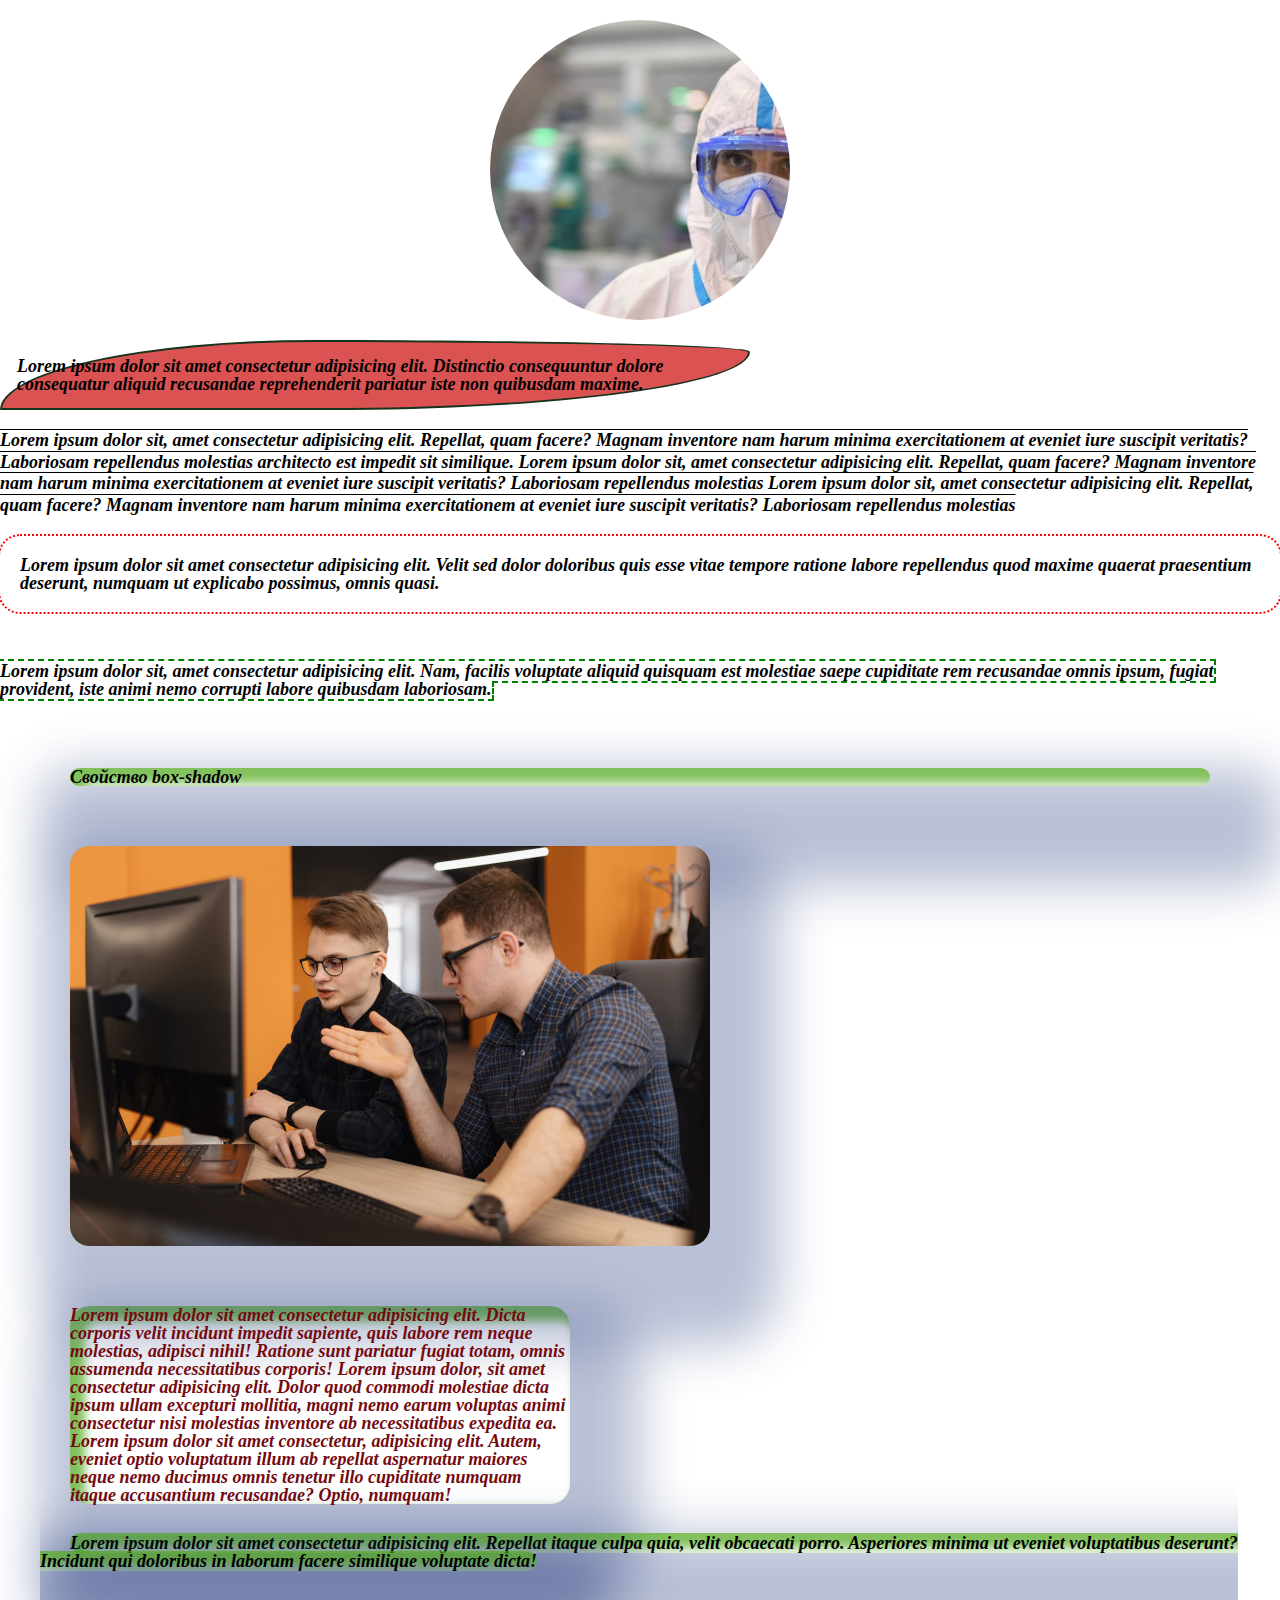
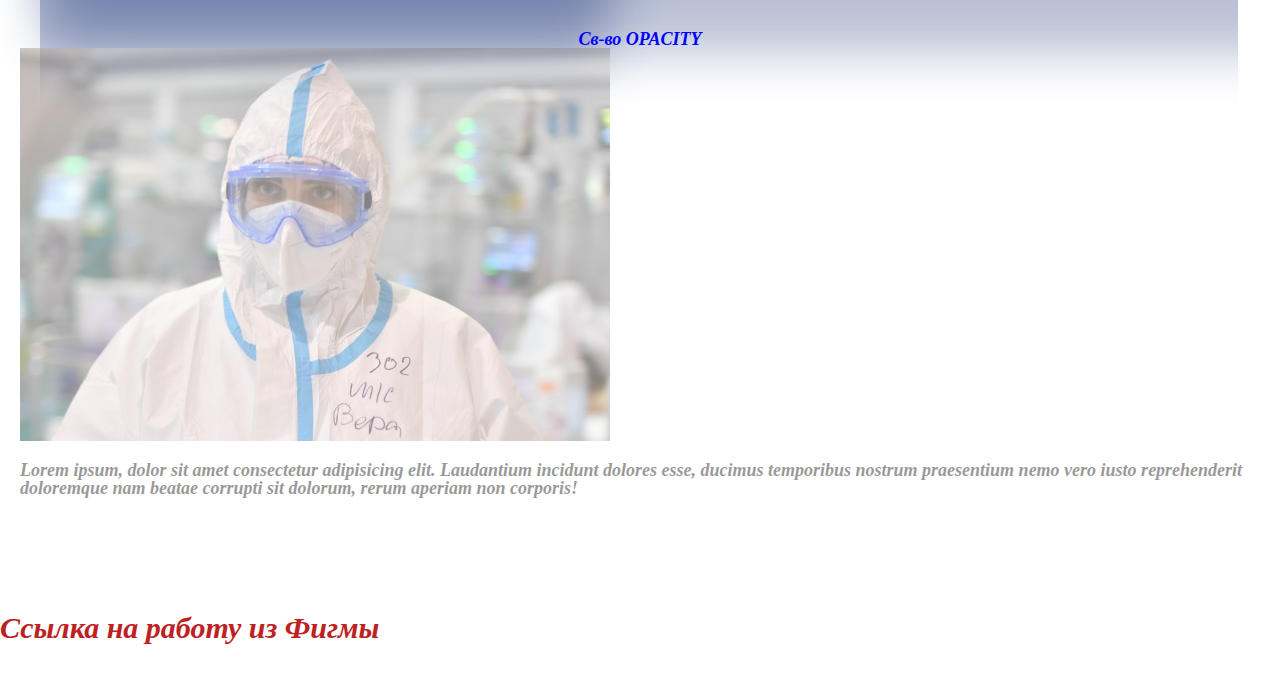
<file: index.html>
<!DOCTYPE html>
<html lang="en">

<head>
    <meta charset="UTF-8">
    <meta http-equiv="X-UA-Compatible" content="IE=edge">
    <meta name="viewport" content="width=device-width, initial-scale=1.0">
    <link rel="stylesheet" href="css/style.css">
    <title>Lesson_6-Полигон</title>
</head>

<body>
    <div class="wrapper">
        <header class="header">
            <div class="logo">
            </div>
            <nav class="navigation">
                <ul class="menu">
                    <li class="menu-item">
                        <a href="#" class="menu-link">
                        </a>
                    </li>
                    <li class="menu-item">
                        <a href="#" class="menu-link">

                        </a>
                    </li>
                    <li class="menu-item">
                        <a href="#" class="menu-link">
                        </a>
                    </li>
                </ul>
            </nav>
            <div class="contacts">
            </div>
        </header>
        <main class="main">

            <div class="image">
                <img src="img/img.jpg" alt="" class="inline-block">
            </div>
            <div class="block">
                Lorem ipsum dolor sit amet consectetur adipisicing elit. Distinctio consequuntur dolore consequatur
                aliquid recusandae reprehenderit pariatur iste non quibusdam maxime.
            </div>
            <span class="inline">
                Lorem ipsum dolor sit, amet consectetur adipisicing elit. Repellat, quam facere? Magnam inventore nam
                harum minima exercitationem at eveniet iure suscipit veritatis? Laboriosam repellendus molestias
                architecto est impedit sit similique.
                Lorem ipsum dolor sit, amet consectetur adipisicing elit. Repellat, quam facere? Magnam inventore nam
                harum minima exercitationem at eveniet iure suscipit veritatis? Laboriosam repellendus molestias
                Lorem ipsum dolor sit, amet consectetur adipisicing elit. Repellat, quam facere? Magnam inventore nam
                harum minima exercitationem at eveniet iure suscipit veritatis? Laboriosam repellendus molestias
            </span>

            <div class="block-outline">
                Lorem ipsum dolor sit amet consectetur adipisicing elit. Velit sed dolor doloribus quis esse vitae
                tempore ratione labore repellendus quod maxime quaerat praesentium deserunt, numquam ut explicabo
                possimus, omnis quasi.
            </div>
            <span class="inline-outline">
                Lorem ipsum dolor sit, amet consectetur adipisicing elit. Nam, facilis voluptate aliquid quisquam est
                molestiae saepe cupiditate rem recusandae omnis ipsum, fugiat provident, iste animi nemo corrupti labore
                quibusdam laboriosam.
            </span>
            <div class="box-shadow">
                <h2 class="title__box-shadow">Свойство box-shadow</h2>
                <img src="img/it.jpg" alt="" class="img__box-shadow">
                <div class="block__box-shadow">
                    Lorem ipsum dolor sit amet consectetur adipisicing elit. Dicta corporis velit incidunt impedit
                    sapiente, quis labore rem neque molestias, adipisci nihil! Ratione sunt pariatur fugiat totam, omnis
                    assumenda necessitatibus corporis! Lorem ipsum dolor, sit amet consectetur adipisicing elit. Dolor
                    quod commodi molestiae dicta ipsum ullam excepturi mollitia, magni nemo earum voluptas animi
                    consectetur nisi molestias inventore ab necessitatibus expedita ea. Lorem ipsum dolor sit amet
                    consectetur, adipisicing elit. Autem, eveniet optio voluptatum illum ab repellat aspernatur maiores
                    neque nemo ducimus omnis tenetur illo cupiditate numquam itaque accusantium recusandae? Optio,
                    numquam!
                </div>
                <span class="inline__box-shadow">
                    Lorem ipsum dolor sit amet consectetur adipisicing elit. Repellat itaque culpa quia, velit obcaecati
                    porro. Asperiores minima ut eveniet voluptatibus deserunt? Incidunt qui doloribus in laborum facere
                    similique voluptate dicta!
                </span>
            </div>
            <div class="opacity">
                <h2 class="title__opacity">
                    Св-во <span>opacity</span>
                </h2>
                <div class="wrap-img__opacity"><img src="img/img.jpg" alt="" class="img__opacity"></div>
                <div class="block__opacity">
                    Lorem ipsum, dolor sit amet consectetur adipisicing elit. Laudantium incidunt dolores esse, ducimus
                    temporibus nostrum praesentium nemo vero iusto reprehenderit doloremque nam beatae corrupti sit
                    dolorum, rerum aperiam non corporis!
                </div>
                <span class="inline__opacity">
                    Lorem ipsum dolor, sit amet consectetur adipisicing elit. Maiores tenetur a veritatis modi provident
                    hic, reiciendis debitis ipsam, cupiditate, corrupti qui! Optio ipsa impedit dolorum! Magni dolorum
                    laudantium beatae iure.
                </span>

            </div>
        </main>
        <footer class="footer">
        </footer>

        <div class="wrap-figma">
            <a href="index-2.html" class="figma" target="_blank">
                Ссылка на работу из Фигмы
            </a>
        </div>

    </div>
</body>


</html>
</file>
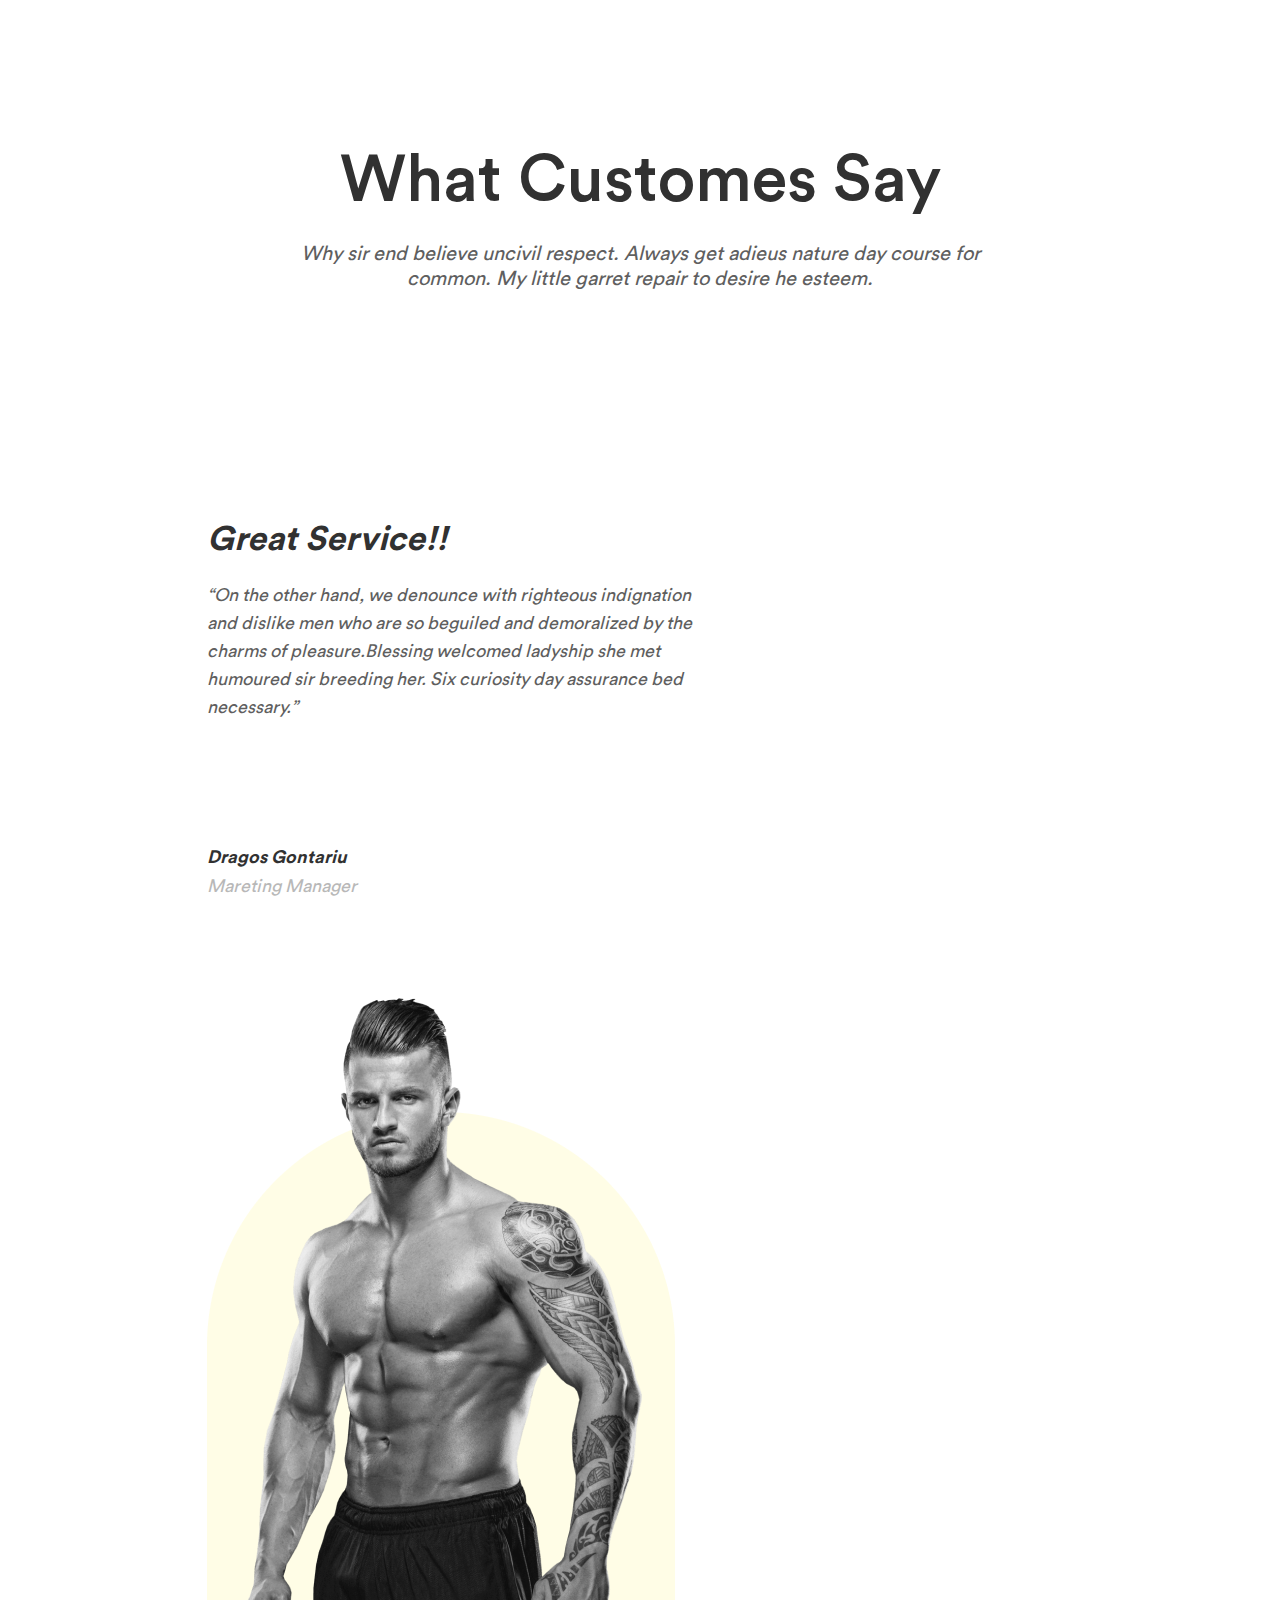
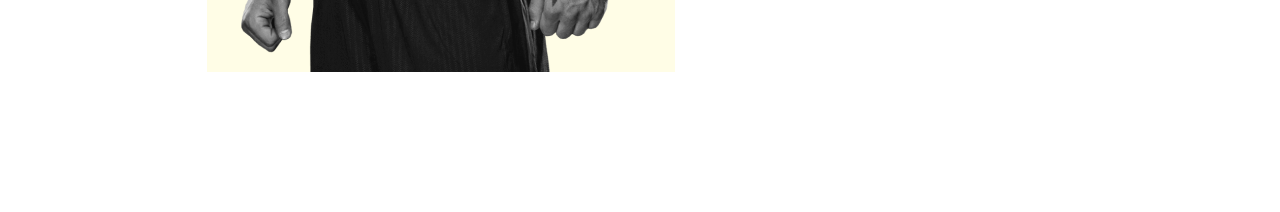
<file: index-2.html>
<!DOCTYPE html>
<html lang="en">

<head>
    <meta charset="UTF-8">
    <meta http-equiv="X-UA-Compatible" content="IE=edge">
    <meta name="viewport" content="width=device-width, initial-scale=1.0">
    <link rel="stylesheet" href="css/style.css">
    <title>Lesson_6-Figma</title>
</head>

<body>
    <div class="wrapper">
        <header class="header">
            <div class="logo">
            </div>
            <nav class="navigation">
                <ul class="menu">
                    <li class="menu-item">
                        <a href="#" class="menu-link">
                        </a>
                    </li>
                    <li class="menu-item">
                        <a href="#" class="menu-link">

                        </a>
                    </li>
                    <li class="menu-item">
                        <a href="#" class="menu-link">
                        </a>
                    </li>
                </ul>
            </nav>
            <div class="contacts">
            </div>
        </header>
        <main class="main">
            <div class="main-wrap">
                <h2 class="wrap-title">
                    What customes say
                </h2>
                <p class="wrap-text">
                    Why sir end believe uncivil respect. Always get adieus nature day course for common. My little
                    garret repair to desire he esteem.
                </p>
                <div class="wrap-content">
                    <h3 class="content-title">
                        Great service!!
                    </h3>
                    <p class="content-text">
                        “On the other hand, we denounce with righteous indignation and dislike men who are so beguiled
                        and demoralized by the charms of pleasure.Blessing welcomed ladyship she met humoured sir
                        breeding her. Six curiosity day assurance bed necessary.”
                    </p>
                    <div class="wrap-lit-content">
                        <h4 class="wrap-lit-title">
                            Dragos Gontariu
                        </h4>
                        <p class="wrap-lit-text">
                            Mareting Manager
                        </p>
                    </div>
                </div>
                <div class="wrap-img">
                    <img src="img/man.png" alt="man">
                </div>
            </div>
        </main>
        <footer class="footer">
        </footer>
    </div>
</body>


</html>
</file>
<file: css/style.css>
/* &display=swap  */
@import "null.css";


/* =============================================== */

.wrapper {
    min-height: 100%;  /*-Это надо для то что бы  облочка wrapper  была по высоте всего экрана */
    overflow: hidden;
}

/* =============================================== */

/* =====Подключение шрифтов============== */

@import url(https://fonts.googleapis.com/css?family=Andada+Pro:regular,500,600,700,800,italic,500italic,600italic,700italic,800italic);

/* =====Подключение шрифтов CircularStd ============== */
@font-face {
    font-family: "CircularStd";
    src: url("../fonts/CircularStd-Black.woff2") format("woff2"), url("../fonts/CircularStd-Black.woff");
    font-weight: 900;
    font-style: normal;
    font-display: swap;
}
@font-face {
    font-family: "CircularStd";
    src: url("../fonts/CircularStd-Bold.woff2") format("woff2"), url("../fonts/CircularStd-Bold.woff");
    font-weight: 700;
    font-style: normal;
    font-display: swap;
}
@font-face {
    font-family: "CircularStd";
    src: url("../fonts/CircularStd-Book.woff2") format("woff2"), url("../fonts/CircularStd-Book.woff") format("woff");
    font-weight: 400;
    font-style: normal;
    font-display: swap;
}
@font-face {
    font-family: "CircularStd";
    src: url("../fonts/CircularStd-Medium.woff2") format("woff2"), url("../fonts/CircularStd-Medium.woff") format("woff");
    font-weight: 500;
    font-style: normal;
    font-display: swap;
}

body {
    font-family: "Andada+Pro";
    font-weight: 600;
    font-style: italic;
    font-size: 18px;
}

.block {
    background: rgb(218, 82, 82);
    max-width: 750px;
    padding: 15px;
    border: 2px solid rgb(22, 51, 28);
    margin-bottom: 20px;
   border-radius: 42% 58% 56% 44% / 100% 17% 83% 0%; 
}

.inline {
    /* background: rgb(125, 119, 207); */
    text-decoration: overline;
    line-height: 120%;
    
}

.inline-block {
 

}

.image {
    max-width: 300px;
    max-height: 300px;
    border-radius: 50%;
    overflow: hidden;
    margin: 20px auto;
    

}

.block-outline {
    margin-top: 20px;
    margin-bottom: 50px;
    outline: 2px dotted red;
    padding: 20px;
    border-radius: 20px;
}

.inline-outline {
    outline: 2px dashed green;
}

.box-shadow {
    padding: 40px;
}

.img__box-shadow {
    
}

.block__box-shadow {
    
}

[class*="__box-shadow"] {
    box-shadow: 20px 50px 50px 50px rgba(39, 63, 129, 0.322), inset 10px 10px 10px 5px rgba(68, 163, 13, 0.671) ;
    margin: 30px;
    border-radius: 20px;
}

.block__box-shadow {
    color: rgb(116, 10, 15);
    max-width: 500px;
}

.opacity {
    padding: 20px;
    margin-bottom: 30px;
}
.title__opacity span {
    text-transform: uppercase;
}
.title__opacity {
    color: blue;
    text-align: center;
}

.wrap-img__opacity {
    margin-bottom: 20px;
    opacity: 0.5;
}

.block__opacity {
    margin-bottom: 30px;
    opacity: 0.4;
}

.inline__opacity {
    opacity: 0;
}

.figma {
    color: rgb(189, 33, 33);
    font-size: 30px;
}

.wrap-figma {
    margin-bottom: 40px;
}

/* ===== Страница Figma ============== */

.main-wrap {
    font-family: "CircularStd";
    font-weight: 400;
    color: #5F5F5F;
    text-align: center;
    padding: 140px 207px;
}

.wrap-title {
    font-weight: 500;
    font-style: normal;
    font-display: swap;
    font-size: 65px;
    line-height: 1.26;
    margin-bottom: 20px;
    color: #313131;
    text-transform: capitalize;
}

.wrap-text {
    font-size: 20px;
    line-height: 1.27;
    max-width: 751px;
    margin: 0 auto;
    margin-bottom: 224px;
}

.content-title {
    font-size: 34px;
    line-height: 1.3;
    font-weight: 700;
    color: #313131;
    margin-bottom: 20px;
    text-align: left;
    text-transform: capitalize;

}

.content-text {
    font-size: 18px;
    line-height: 1.56;
    max-width: 508px;
    text-align: left;
    margin-bottom: 125px;
}
.wrap-lit-content {
    text-align: left;
    font-size: 18px;
    margin-bottom: 100px;
}

.wrap-lit-title {
    line-height: 1.3;
    font-weight: 700;
    color: #313131;
    margin-bottom: 5px;

}

.wrap-lit-text {
    color: #B8B8B8;
    line-height: 1.27;
    font-weight: 400;
}

.wrap-img {
    text-align: center;
    max-width: 468px;
    background: url("../img/bg.png")  no-repeat left bottom;
}
</file>
